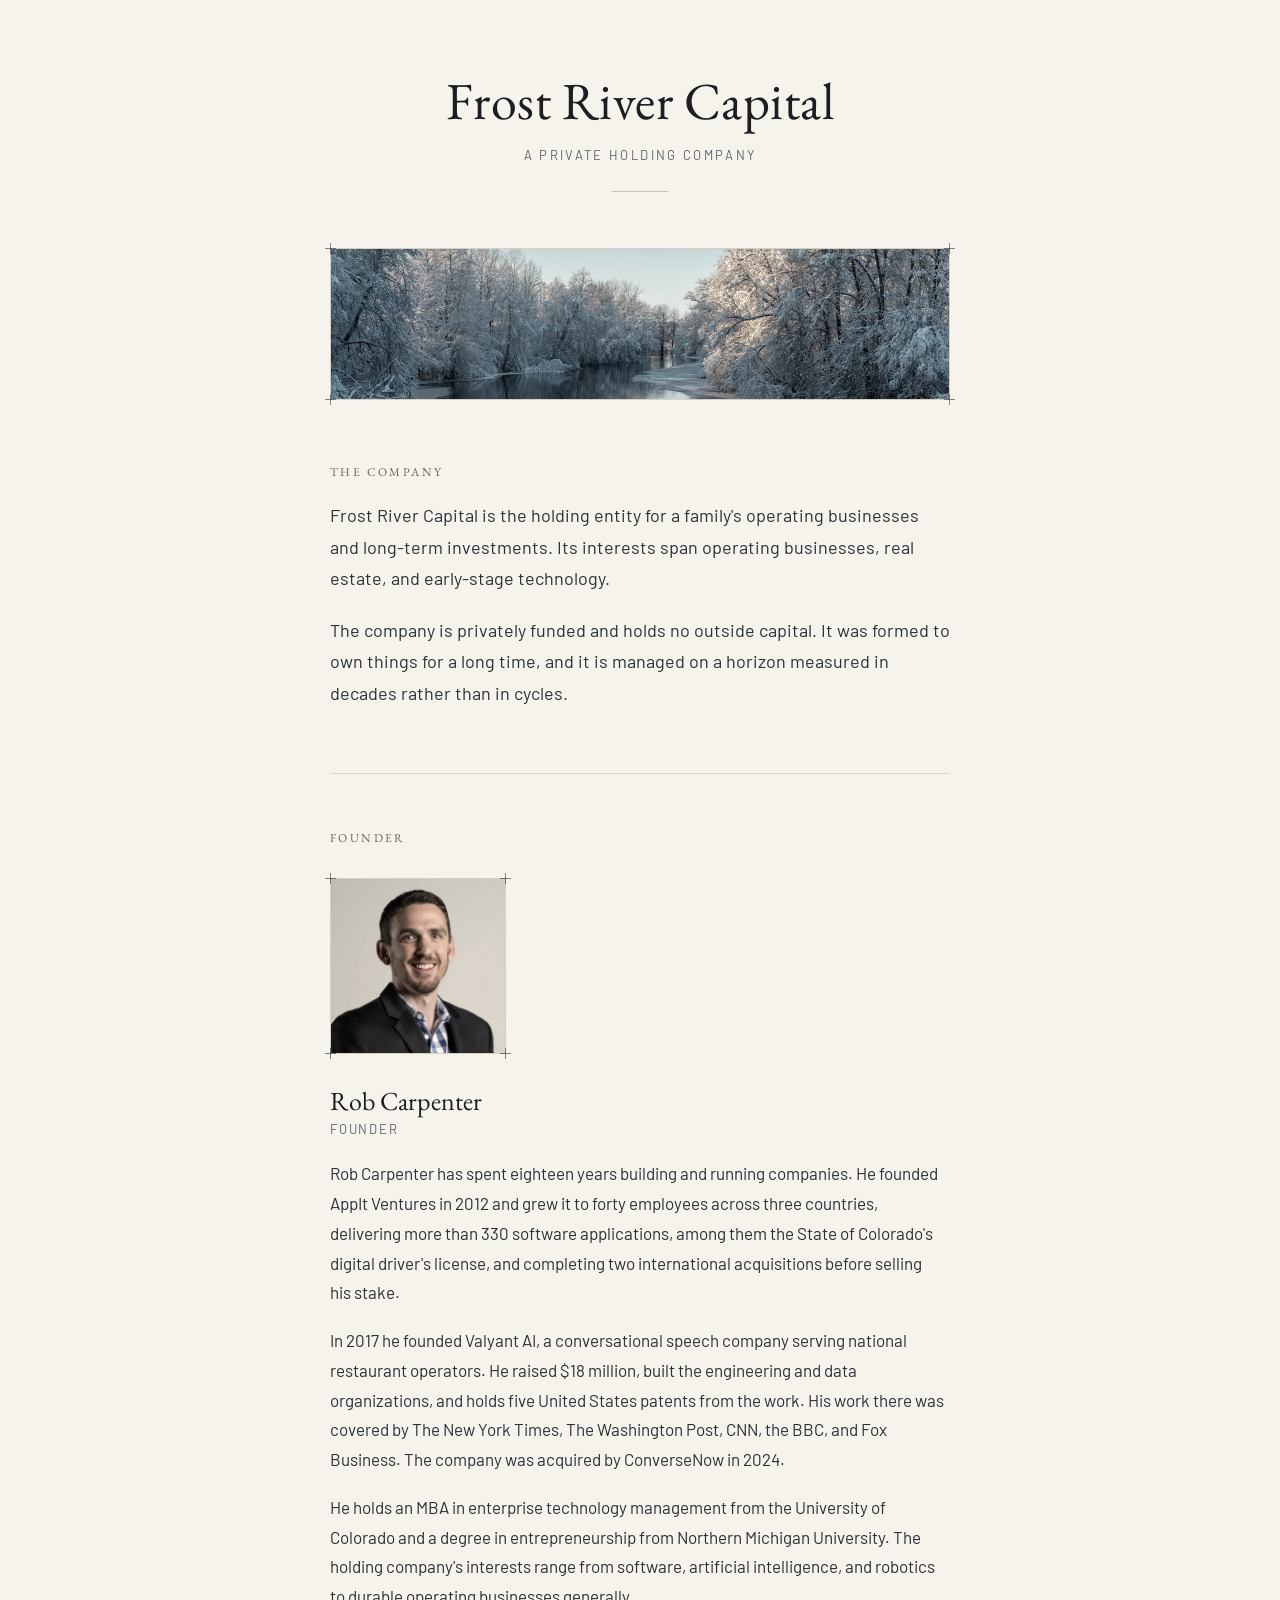
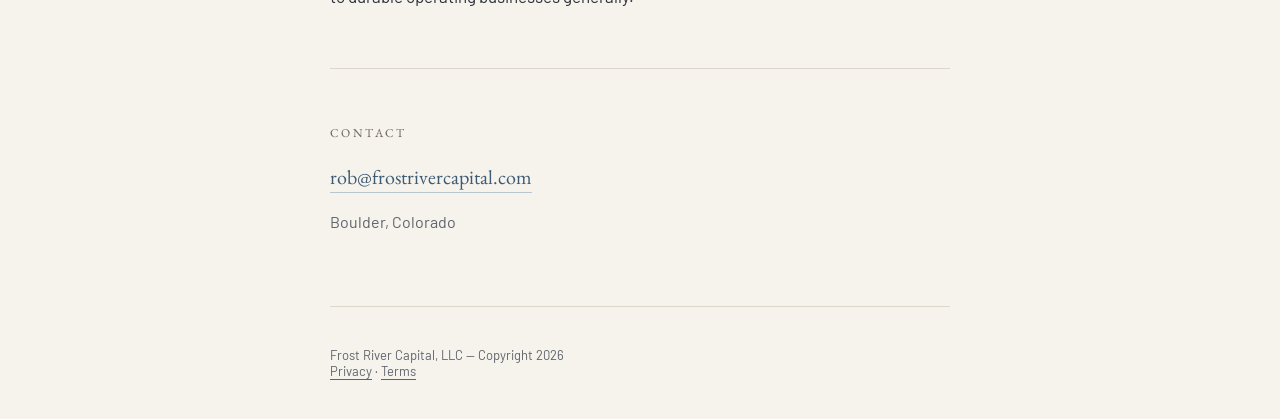
<file: index.html>
<!doctype html>
<html lang="en">
<head>
  <meta charset="utf-8">
  <meta name="viewport" content="width=device-width, initial-scale=1">
  <title>Frost River Capital</title>
  <meta name="description" content="Frost River Capital is a private holding company for a family's operating businesses and long-term investments.">
  <link rel="canonical" href="https://frostrivercapital.com/">
  <meta name="theme-color" content="#f6f3ed">

  <link rel="icon" href="assets/favicon.svg" type="image/svg+xml">
  <link rel="icon" href="assets/favicon-32.png" type="image/png" sizes="32x32">
  <link rel="apple-touch-icon" href="assets/apple-touch-icon.png">

  <meta property="og:type" content="website">
  <meta property="og:site_name" content="Frost River Capital">
  <meta property="og:title" content="Frost River Capital">
  <meta property="og:description" content="A private holding company.">
  <meta property="og:url" content="https://frostrivercapital.com/">
  <meta property="og:image" content="https://frostrivercapital.com/assets/og.png">
  <meta property="og:image:width" content="1200">
  <meta property="og:image:height" content="630">
  <meta property="og:image:alt" content="Frost River Capital — a private holding company">
  <meta name="twitter:card" content="summary_large_image">
  <meta name="twitter:title" content="Frost River Capital">
  <meta name="twitter:description" content="A private holding company.">
  <meta name="twitter:image" content="https://frostrivercapital.com/assets/og.png">

  <link rel="preload" href="assets/fonts/eb-garamond-400-latin.woff2" as="font" type="font/woff2" crossorigin>
  <link rel="preload" href="assets/fonts/barlow-400-latin.woff2" as="font" type="font/woff2" crossorigin>
  <link rel="stylesheet" href="styles.css">
</head>
<body>
  <!-- TEMPORARY fraud-warning banner. The inline script at the end of this
       block retires it automatically after the expiry date; deleting the whole
       block from all four pages, plus the banner section and --alert token in
       styles.css, is the permanent removal. -->
  <details class="fraud-banner" id="fraud-banner">
    <summary>
      <span class="fraud-lede"><strong class="fraud-flag">Fraud warning:</strong> someone is impersonating Frost River Capital with fake remote job offers. We never send checks to applicants and never ask anyone to purchase equipment.</span>
      <span class="fraud-toggle" aria-hidden="true"><span class="fraud-show">Read more</span><span class="fraud-hide">Show less</span></span>
    </summary>
    <div class="col fraud-body">
      <p>A third party is using our name and logo to run a job scam. If you received a job offer from us, please read this.</p>
      <p>We do not send checks to applicants, for equipment or any other reason. We do not ask anyone to purchase equipment, software, or supplies. We do not recruit by text message. We do not conduct interviews over Microsoft Teams chat. We do not hire remote appointment schedulers, chat moderators, or executive assistants. All of our hiring is local and in person, in the Denver and Boulder areas.</p>
      <p>Legitimate email from us comes only from @frostrivercapital.com, @merrymaidsdenver.com, or @merrymaids.pro. The domain frostrivercapitals.com, with an "s", is not ours and is being used fraudulently.</p>
      <p>If you were contacted: do not deposit any check you receive. A check that clears can still be reversed weeks later, and you will owe your bank the full amount. Report it at <a href="https://www.ic3.gov/">ic3.gov</a>, and feel free to contact Rob directly at <a href="mailto:rob@frostrivercapital.com">rob@frostrivercapital.com</a>.</p>
    </div>
    <script>
      // Expiry (UTC) for the temporary fraud-warning banner: once the current time
      // passes this instant the script removes the banner. If JavaScript is
      // unavailable or this fails, the banner stays visible on purpose; deleting
      // the banner markup is the permanent removal.
      var FRAUD_BANNER_EXPIRY = '2026-08-21T06:00:00Z';
      if (Date.now() > Date.parse(FRAUD_BANNER_EXPIRY)) {
        var fraudBanner = document.getElementById('fraud-banner');
        if (fraudBanner) fraudBanner.parentNode.removeChild(fraudBanner);
      }
    </script>
  </details>
  <div class="col">

    <header class="masthead">
      <h1 class="wordmark">Frost River Capital</h1>
      <p class="kicker">A private holding company</p>
      <div class="tick" aria-hidden="true"></div>
    </header>

    <figure class="blueprint band-frame">
      <span class="corner tl" aria-hidden="true"></span><span class="corner tr" aria-hidden="true"></span><span class="corner bl" aria-hidden="true"></span><span class="corner br" aria-hidden="true"></span>
      <img class="band" src="assets/band-1240.jpg" width="1240" height="300"
           alt="A winter river winding between snow-covered banks">
    </figure>

    <main>
      <section class="section-company" aria-labelledby="about">
        <h2 class="label" id="about">The Company</h2>
        <p>Frost River Capital is the holding entity for a family's operating businesses and long-term investments. Its interests span operating businesses, real estate, and early-stage technology.</p>
        <p>The company is privately funded and holds no outside capital. It was formed to own things for a long time, and it is managed on a horizon measured in decades rather than in cycles.</p>
      </section>

      <hr class="rule rule-wide">

      <section class="section-founder" aria-labelledby="founder">
        <h2 class="label" id="founder">Founder</h2>
        <figure class="blueprint portrait-frame">
          <span class="corner tl" aria-hidden="true"></span><span class="corner tr" aria-hidden="true"></span><span class="corner bl" aria-hidden="true"></span><span class="corner br" aria-hidden="true"></span>
          <picture>
            <source srcset="assets/portrait-720.webp" type="image/webp">
            <img class="portrait" src="assets/portrait-720.jpg" width="720" height="720" alt="Rob Carpenter">
          </picture>
        </figure>
        <div>
          <h3 class="founder-name">Rob Carpenter</h3>
          <p class="founder-role">Founder</p>
          <div class="bio">
            <p>Rob Carpenter has spent eighteen years building and running companies. He founded AppIt Ventures in 2012 and grew it to forty employees across three countries, delivering more than 330 software applications, among them the State of Colorado's digital driver's license, and completing two international acquisitions before selling his stake.</p>
            <p>In 2017 he founded Valyant AI, a conversational speech company serving national restaurant operators. He raised $18 million, built the engineering and data organizations, and holds five United States patents from the work. His work there was covered by The New York Times, The Washington Post, CNN, the BBC, and Fox Business. The company was acquired by ConverseNow in 2024.</p>
            <p>He holds an MBA in enterprise technology management from the University of Colorado and a degree in entrepreneurship from Northern Michigan University. The holding company's interests range from software, artificial intelligence, and robotics to durable operating businesses generally.</p>
          </div>
        </div>
      </section>

      <hr class="rule">

      <section class="section-contact" aria-labelledby="contact">
        <h2 class="label" id="contact">Contact</h2>
        <p class="contact-email"><a href="mailto:rob@frostrivercapital.com">rob@frostrivercapital.com</a></p>
        <p class="contact-place">Boulder, Colorado</p>
      </section>
    </main>

    <footer class="site-footer">
      <p>Frost River Capital, LLC — Copyright 2026</p>
      <p class="footer-links"><a href="privacy.html">Privacy</a> &middot; <a href="terms.html">Terms</a></p>
    </footer>

  </div>
</body>
</html>
</file>
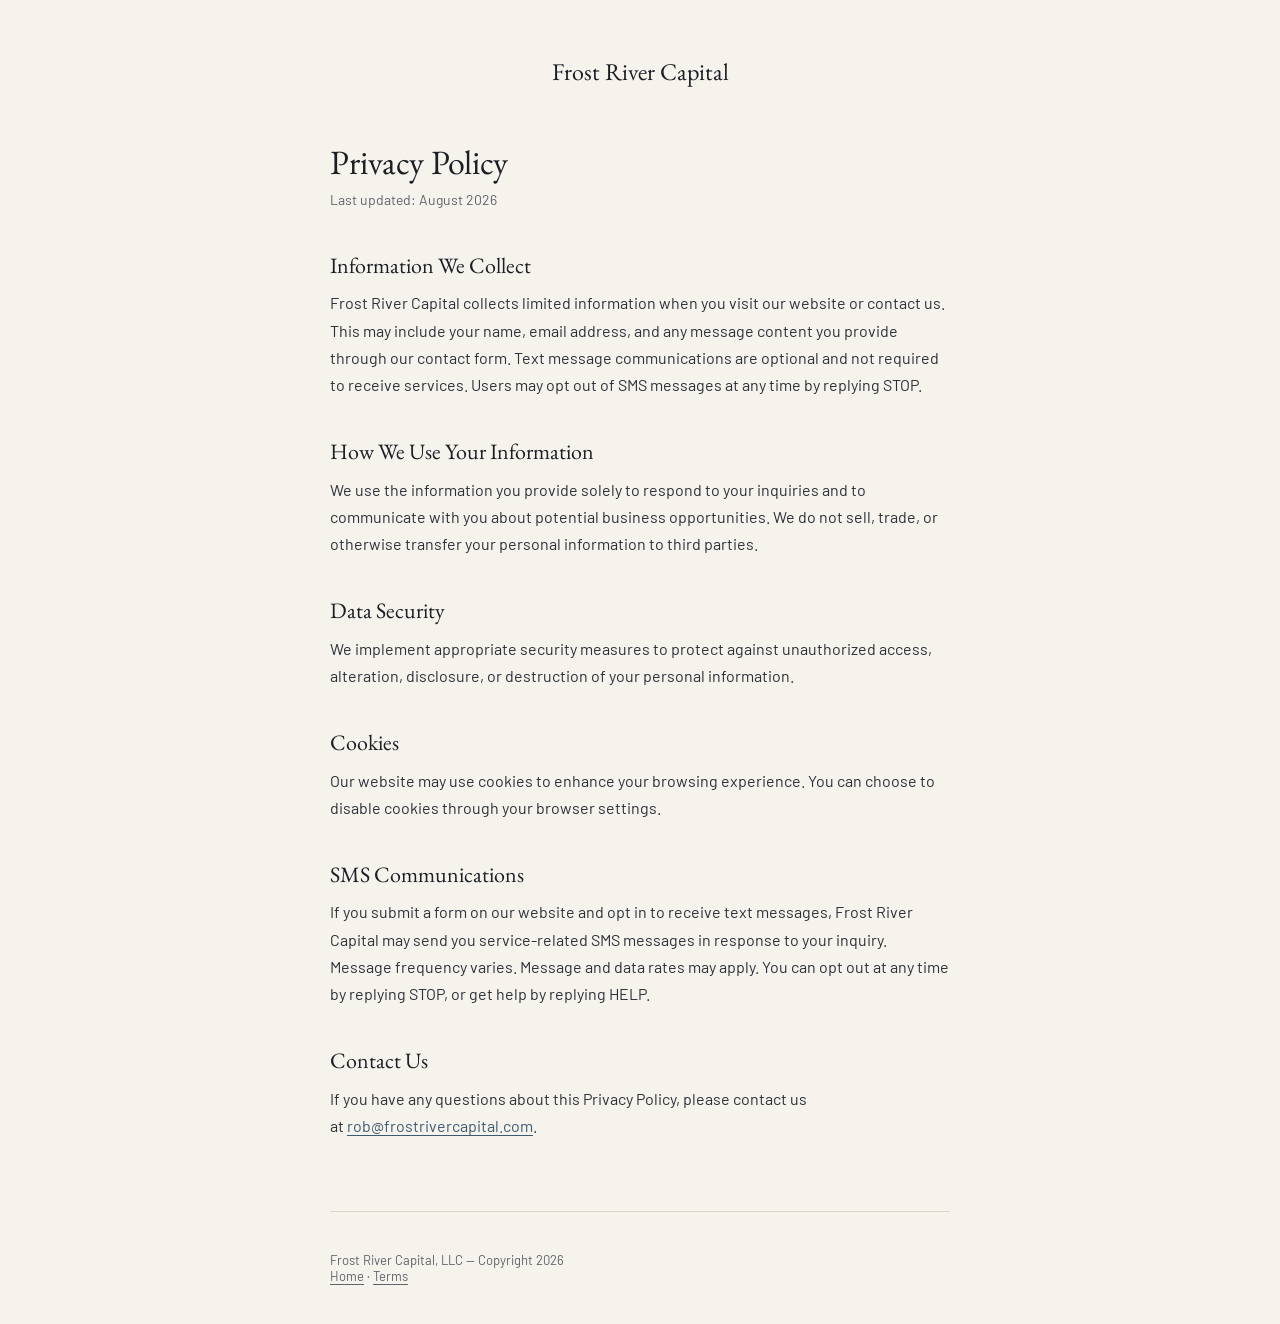
<file: privacy.html>
<!doctype html>
<html lang="en">
<head>
  <meta charset="utf-8">
  <meta name="viewport" content="width=device-width, initial-scale=1">
  <title>Privacy Policy — Frost River Capital</title>
  <meta name="description" content="Privacy policy for the Frost River Capital website.">
  <link rel="canonical" href="https://frostrivercapital.com/privacy.html">
  <meta name="theme-color" content="#f6f3ed">

  <link rel="icon" href="assets/favicon.svg" type="image/svg+xml">
  <link rel="icon" href="assets/favicon-32.png" type="image/png" sizes="32x32">
  <link rel="apple-touch-icon" href="assets/apple-touch-icon.png">

  <meta property="og:type" content="website">
  <meta property="og:site_name" content="Frost River Capital">
  <meta property="og:title" content="Privacy Policy — Frost River Capital">
  <meta property="og:url" content="https://frostrivercapital.com/privacy.html">
  <meta property="og:image" content="https://frostrivercapital.com/assets/og.png">
  <meta name="twitter:card" content="summary_large_image">

  <link rel="preload" href="assets/fonts/eb-garamond-400-latin.woff2" as="font" type="font/woff2" crossorigin>
  <link rel="preload" href="assets/fonts/barlow-400-latin.woff2" as="font" type="font/woff2" crossorigin>
  <link rel="stylesheet" href="styles.css">
</head>
<body>
  <!-- TEMPORARY fraud-warning banner. The inline script at the end of this
       block retires it automatically after the expiry date; deleting the whole
       block from all four pages, plus the banner section and --alert token in
       styles.css, is the permanent removal. -->
  <details class="fraud-banner" id="fraud-banner">
    <summary>
      <span class="fraud-lede"><strong class="fraud-flag">Fraud warning:</strong> someone is impersonating Frost River Capital with fake remote job offers. We never send checks to applicants and never ask anyone to purchase equipment.</span>
      <span class="fraud-toggle" aria-hidden="true"><span class="fraud-show">Read more</span><span class="fraud-hide">Show less</span></span>
    </summary>
    <div class="col fraud-body">
      <p>A third party is using our name and logo to run a job scam. If you received a job offer from us, please read this.</p>
      <p>We do not send checks to applicants, for equipment or any other reason. We do not ask anyone to purchase equipment, software, or supplies. We do not recruit by text message. We do not conduct interviews over Microsoft Teams chat. We do not hire remote appointment schedulers, chat moderators, or executive assistants. All of our hiring is local and in person, in the Denver and Boulder areas.</p>
      <p>Legitimate email from us comes only from @frostrivercapital.com, @merrymaidsdenver.com, or @merrymaids.pro. The domain frostrivercapitals.com, with an "s", is not ours and is being used fraudulently.</p>
      <p>If you were contacted: do not deposit any check you receive. A check that clears can still be reversed weeks later, and you will owe your bank the full amount. Report it at <a href="https://www.ic3.gov/">ic3.gov</a>, and feel free to contact Rob directly at <a href="mailto:rob@frostrivercapital.com">rob@frostrivercapital.com</a>.</p>
    </div>
    <script>
      // Expiry (UTC) for the temporary fraud-warning banner: once the current time
      // passes this instant the script removes the banner. If JavaScript is
      // unavailable or this fails, the banner stays visible on purpose; deleting
      // the banner markup is the permanent removal.
      var FRAUD_BANNER_EXPIRY = '2026-08-21T06:00:00Z';
      if (Date.now() > Date.parse(FRAUD_BANNER_EXPIRY)) {
        var fraudBanner = document.getElementById('fraud-banner');
        if (fraudBanner) fraudBanner.parentNode.removeChild(fraudBanner);
      }
    </script>
  </details>
  <div class="col">

    <header class="subpage-header">
      <a href="./">Frost River Capital</a>
    </header>

    <main class="legal">
      <h1>Privacy Policy</h1>
      <p class="updated">Last updated: August 2026</p>

      <h2>Information We Collect</h2>
      <p>Frost River Capital collects limited information when you visit our website or contact us. This may include your name, email address, and any message content you provide through our contact form. Text message communications are optional and not required to receive services. Users may opt out of SMS messages at any time by replying STOP.</p>

      <h2>How We Use Your Information</h2>
      <p>We use the information you provide solely to respond to your inquiries and to communicate with you about potential business opportunities. We do not sell, trade, or otherwise transfer your personal information to third parties.</p>

      <h2>Data Security</h2>
      <p>We implement appropriate security measures to protect against unauthorized access, alteration, disclosure, or destruction of your personal information.</p>

      <h2>Cookies</h2>
      <p>Our website may use cookies to enhance your browsing experience. You can choose to disable cookies through your browser settings.</p>

      <h2>SMS Communications</h2>
      <p>If you submit a form on our website and opt in to receive text messages, Frost River Capital may send you service-related SMS messages in response to your inquiry. Message frequency varies. Message and data rates may apply. You can opt out at any time by replying STOP, or get help by replying HELP.</p>

      <h2>Contact Us</h2>
      <p>If you have any questions about this Privacy Policy, please contact us at <a href="mailto:rob@frostrivercapital.com">rob@frostrivercapital.com</a>.</p>
    </main>

    <footer class="site-footer">
      <p>Frost River Capital, LLC — Copyright 2026</p>
      <p class="footer-links"><a href="./">Home</a> &middot; <a href="terms.html">Terms</a></p>
    </footer>

  </div>
</body>
</html>
</file>
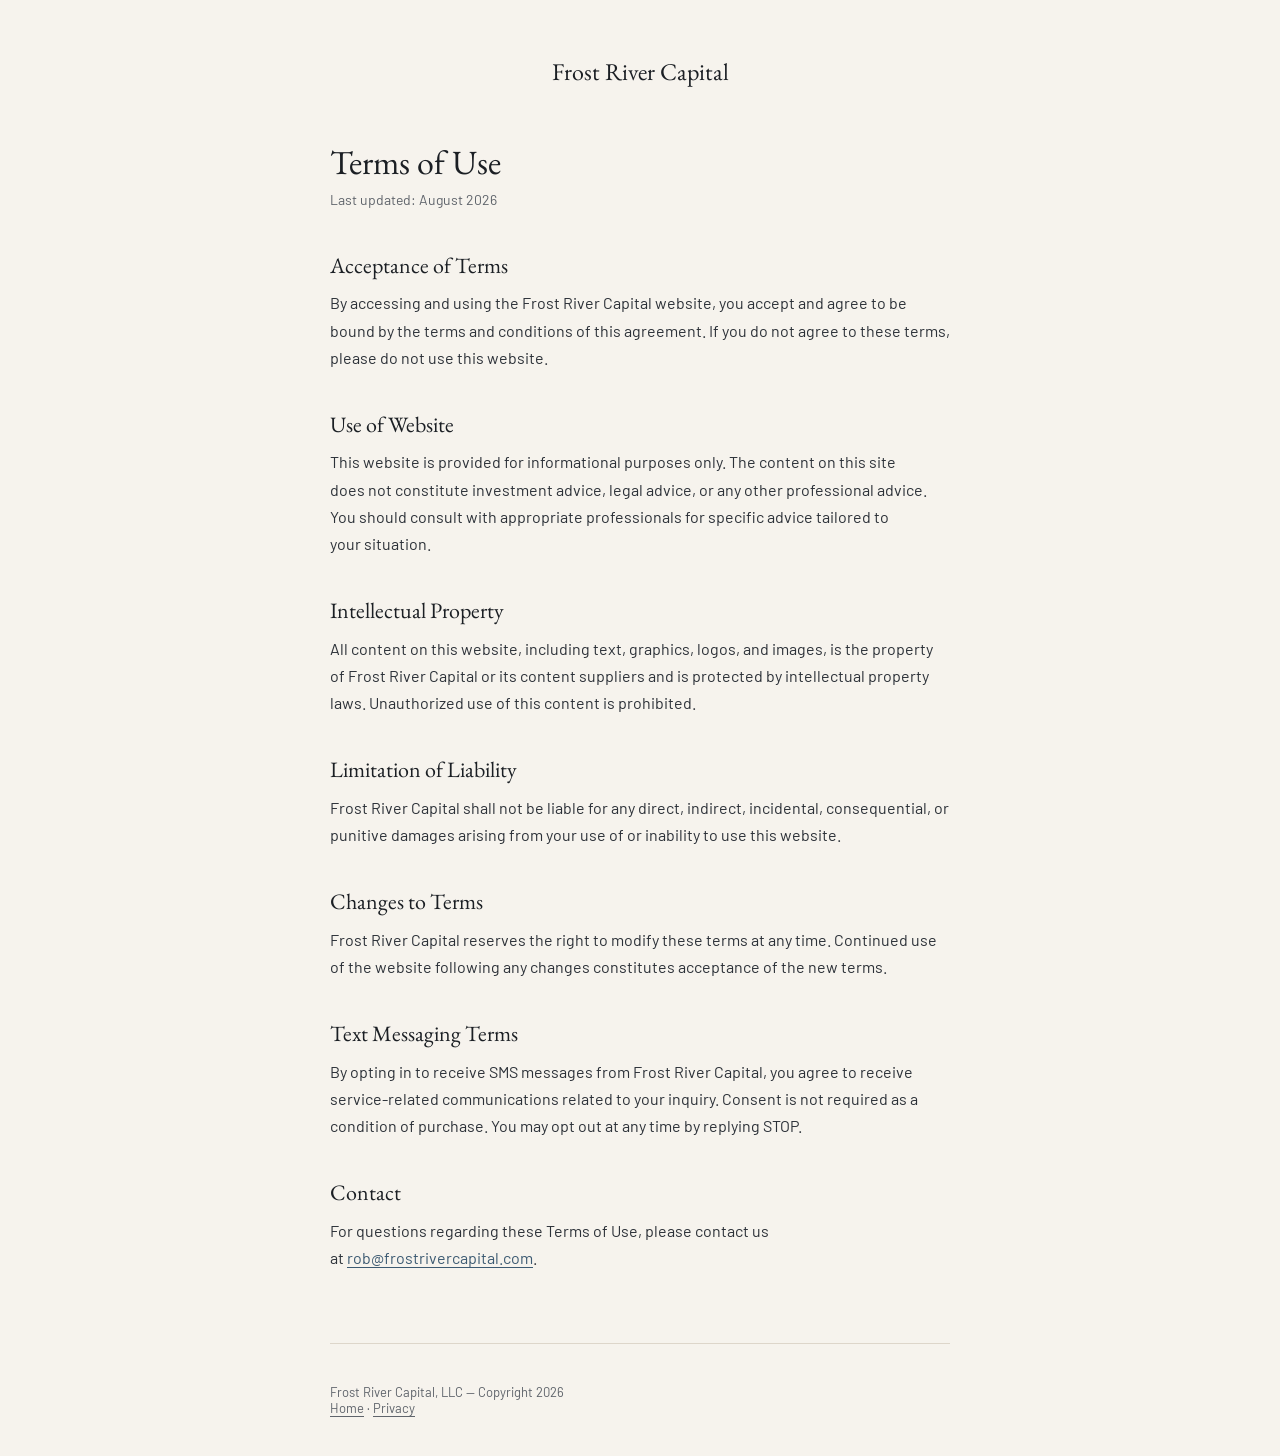
<file: terms.html>
<!doctype html>
<html lang="en">
<head>
  <meta charset="utf-8">
  <meta name="viewport" content="width=device-width, initial-scale=1">
  <title>Terms of Use — Frost River Capital</title>
  <meta name="description" content="Terms of use for the Frost River Capital website.">
  <link rel="canonical" href="https://frostrivercapital.com/terms.html">
  <meta name="theme-color" content="#f6f3ed">

  <link rel="icon" href="assets/favicon.svg" type="image/svg+xml">
  <link rel="icon" href="assets/favicon-32.png" type="image/png" sizes="32x32">
  <link rel="apple-touch-icon" href="assets/apple-touch-icon.png">

  <meta property="og:type" content="website">
  <meta property="og:site_name" content="Frost River Capital">
  <meta property="og:title" content="Terms of Use — Frost River Capital">
  <meta property="og:url" content="https://frostrivercapital.com/terms.html">
  <meta property="og:image" content="https://frostrivercapital.com/assets/og.png">
  <meta name="twitter:card" content="summary_large_image">

  <link rel="preload" href="assets/fonts/eb-garamond-400-latin.woff2" as="font" type="font/woff2" crossorigin>
  <link rel="preload" href="assets/fonts/barlow-400-latin.woff2" as="font" type="font/woff2" crossorigin>
  <link rel="stylesheet" href="styles.css">
</head>
<body>
  <!-- TEMPORARY fraud-warning banner. The inline script at the end of this
       block retires it automatically after the expiry date; deleting the whole
       block from all four pages, plus the banner section and --alert token in
       styles.css, is the permanent removal. -->
  <details class="fraud-banner" id="fraud-banner">
    <summary>
      <span class="fraud-lede"><strong class="fraud-flag">Fraud warning:</strong> someone is impersonating Frost River Capital with fake remote job offers. We never send checks to applicants and never ask anyone to purchase equipment.</span>
      <span class="fraud-toggle" aria-hidden="true"><span class="fraud-show">Read more</span><span class="fraud-hide">Show less</span></span>
    </summary>
    <div class="col fraud-body">
      <p>A third party is using our name and logo to run a job scam. If you received a job offer from us, please read this.</p>
      <p>We do not send checks to applicants, for equipment or any other reason. We do not ask anyone to purchase equipment, software, or supplies. We do not recruit by text message. We do not conduct interviews over Microsoft Teams chat. We do not hire remote appointment schedulers, chat moderators, or executive assistants. All of our hiring is local and in person, in the Denver and Boulder areas.</p>
      <p>Legitimate email from us comes only from @frostrivercapital.com, @merrymaidsdenver.com, or @merrymaids.pro. The domain frostrivercapitals.com, with an "s", is not ours and is being used fraudulently.</p>
      <p>If you were contacted: do not deposit any check you receive. A check that clears can still be reversed weeks later, and you will owe your bank the full amount. Report it at <a href="https://www.ic3.gov/">ic3.gov</a>, and feel free to contact Rob directly at <a href="mailto:rob@frostrivercapital.com">rob@frostrivercapital.com</a>.</p>
    </div>
    <script>
      // Expiry (UTC) for the temporary fraud-warning banner: once the current time
      // passes this instant the script removes the banner. If JavaScript is
      // unavailable or this fails, the banner stays visible on purpose; deleting
      // the banner markup is the permanent removal.
      var FRAUD_BANNER_EXPIRY = '2026-08-21T06:00:00Z';
      if (Date.now() > Date.parse(FRAUD_BANNER_EXPIRY)) {
        var fraudBanner = document.getElementById('fraud-banner');
        if (fraudBanner) fraudBanner.parentNode.removeChild(fraudBanner);
      }
    </script>
  </details>
  <div class="col">

    <header class="subpage-header">
      <a href="./">Frost River Capital</a>
    </header>

    <main class="legal">
      <h1>Terms of Use</h1>
      <p class="updated">Last updated: August 2026</p>

      <h2>Acceptance of Terms</h2>
      <p>By accessing and using the Frost River Capital website, you accept and agree to be bound by the terms and conditions of this agreement. If you do not agree to these terms, please do not use this website.</p>

      <h2>Use of Website</h2>
      <p>This website is provided for informational purposes only. The content on this site does not constitute investment advice, legal advice, or any other professional advice. You should consult with appropriate professionals for specific advice tailored to your situation.</p>

      <h2>Intellectual Property</h2>
      <p>All content on this website, including text, graphics, logos, and images, is the property of Frost River Capital or its content suppliers and is protected by intellectual property laws. Unauthorized use of this content is prohibited.</p>

      <h2>Limitation of Liability</h2>
      <p>Frost River Capital shall not be liable for any direct, indirect, incidental, consequential, or punitive damages arising from your use of or inability to use this website.</p>

      <h2>Changes to Terms</h2>
      <p>Frost River Capital reserves the right to modify these terms at any time. Continued use of the website following any changes constitutes acceptance of the new terms.</p>

      <h2>Text Messaging Terms</h2>
      <p>By opting in to receive SMS messages from Frost River Capital, you agree to receive service-related communications related to your inquiry. Consent is not required as a condition of purchase. You may opt out at any time by replying STOP.</p>

      <h2>Contact</h2>
      <p>For questions regarding these Terms of Use, please contact us at <a href="mailto:rob@frostrivercapital.com">rob@frostrivercapital.com</a>.</p>
    </main>

    <footer class="site-footer">
      <p>Frost River Capital, LLC — Copyright 2026</p>
      <p class="footer-links"><a href="./">Home</a> &middot; <a href="privacy.html">Privacy</a></p>
    </footer>

  </div>
</body>
</html>
</file>
<file: styles.css>
/* Frost River Capital — hand-written, no build step.
   Palette and type scale come from the approved design (frost-river-warm). */

/* ---------- fonts (self-hosted, OFL-licensed, latin subset) ---------- */
@font-face {
  font-family: 'EB Garamond';
  font-style: normal;
  font-weight: 400;
  font-display: swap;
  src: url('assets/fonts/eb-garamond-400-latin.woff2') format('woff2');
  unicode-range: U+0000-00FF, U+0131, U+0152-0153, U+02BB-02BC, U+02C6, U+02DA,
    U+02DC, U+0304, U+0308, U+0329, U+2000-206F, U+20AC, U+2122, U+2191, U+2193,
    U+2212, U+2215, U+FEFF, U+FFFD;
}
@font-face {
  font-family: 'Barlow';
  font-style: normal;
  font-weight: 400;
  font-display: swap;
  src: url('assets/fonts/barlow-400-latin.woff2') format('woff2');
  unicode-range: U+0000-00FF, U+0131, U+0152-0153, U+02BB-02BC, U+02C6, U+02DA,
    U+02DC, U+0304, U+0308, U+0329, U+2000-206F, U+20AC, U+2122, U+2191, U+2193,
    U+2212, U+2215, U+FEFF, U+FFFD;
}

/* ---------- tokens ---------- */
:root {
  --bg: #f6f3ed;
  --ink: #1b1f24;        /* headings */
  --text: #22262b;       /* default */
  --body: #2c3138;       /* running text */
  --muted: #5f646b;      /* kickers, captions, footer */
  --label: #6a6459;      /* section labels */
  --frame: #d5cec2;      /* image frames */
  --rule: #ddd6ca;       /* horizontal rules */
  --tick: #c9c2b6;       /* short hairline under the wordmark */
  --link: #3c5a72;
  --link-hover: #24384a;
  --link-underline: #b9c6d1;
  --alert: #8f4522;      /* temporary fraud-warning banner */
  --serif: 'EB Garamond', Georgia, 'Times New Roman', serif;
  --sans: 'Barlow', system-ui, -apple-system, 'Segoe UI', sans-serif;
}

/* ---------- base ---------- */
*, *::before, *::after { box-sizing: border-box; }
body {
  margin: 0;
  background: var(--bg);
  color: var(--text);
  font-family: var(--sans);
  -webkit-text-size-adjust: 100%;
}
img { display: block; max-width: 100%; }
figure { margin: 0; }
a { color: var(--link); text-underline-offset: 3px; }
a:hover { color: var(--link-hover); }
:focus { outline: none; }
:focus-visible { outline: 2px solid var(--link); outline-offset: 2px; }
::selection { background: rgba(60, 90, 114, 0.22); }

/* Centered 620px column, 24px gutters (padding sits outside the measure) */
.col {
  box-sizing: content-box;
  max-width: 620px;
  margin-inline: auto;
  padding-inline: 24px;
}

/* ---------- masthead ---------- */
.masthead {
  padding: 72px 0 0;
  text-align: center;
  display: flex;
  flex-direction: column;
  align-items: center;
  gap: 18px;
}
.wordmark {
  margin: 0;
  font-family: var(--serif);
  font-weight: 400;
  font-size: clamp(34px, 9vw, 52px);
  line-height: 1.1;
  letter-spacing: 0.01em;
  color: var(--ink);
}
.kicker {
  margin: 0;
  font-size: 13px;
  letter-spacing: 0.18em;
  text-transform: uppercase;
  color: var(--muted);
}
.tick {
  width: 56px;
  height: 1px;
  background: var(--tick);
  margin-top: 10px;
}

/* ---------- blueprint frames (registration-mark corners) ---------- */
.blueprint {
  position: relative;
  border: 1px solid var(--frame);
}
.corner {
  position: absolute;
  width: 11px;
  height: 11px;
  color: rgba(34, 38, 43, 0.55);
}
.corner::before, .corner::after {
  content: "";
  position: absolute;
  background: currentColor;
}
.corner::before { left: 5px; top: 0; width: 1px; height: 100%; }
.corner::after  { top: 5px; left: 0; width: 100%; height: 1px; }
.corner.tl { top: -6px; left: -6px; }
.corner.tr { top: -6px; right: -6px; }
.corner.bl { bottom: -6px; left: -6px; }
.corner.br { bottom: -6px; right: -6px; }

.band-frame { margin: 56px 0 0; }
.band {
  width: 100%;
  height: 150px;
  object-fit: cover;
  filter: grayscale(0.35) sepia(0.14) contrast(1.02);
}

/* ---------- sections ---------- */
.section-company { padding: 64px 0 0; }
.section-founder { padding: 56px 0 0; display: flex; flex-direction: column; gap: 32px; }
.section-contact { padding: 56px 0 0; }

.label {
  margin: 0 0 20px;
  font-family: var(--serif);
  font-weight: 400;
  font-size: 12px;
  letter-spacing: 0.2em;
  text-transform: uppercase;
  color: var(--label);
}
.section-founder .label { margin-bottom: 0; }

.section-company p {
  margin: 0 0 20px;
  font-size: 18px;
  line-height: 1.75;
  color: var(--body);
  text-wrap: pretty;
}
.section-company p:last-child { margin-bottom: 0; }

.rule {
  border: 0;
  border-top: 1px solid var(--rule);
  margin: 56px 0 0;
}
.rule-wide { margin-top: 64px; }

/* ---------- founder ---------- */
.portrait-frame { width: 176px; }
.portrait {
  width: 100%;
  height: auto;
  filter: grayscale(0.35) sepia(0.18) contrast(1.02);
}
.founder-name {
  margin: 0 0 4px;
  font-family: var(--serif);
  font-weight: 400;
  font-size: 26px;
  line-height: 1.2;
  color: var(--ink);
}
.founder-role {
  margin: 0 0 22px;
  font-size: 13px;
  letter-spacing: 0.14em;
  text-transform: uppercase;
  color: var(--muted);
}
.bio p {
  margin: 0 0 18px;
  font-size: 17px;
  line-height: 1.75;
  color: var(--body);
  text-wrap: pretty;
}
.bio p:last-child { margin-bottom: 0; }

/* ---------- contact ---------- */
.contact-email {
  margin: 0 0 8px;
  font-size: 20px;
  line-height: 1.6;
  font-family: var(--serif);
}
.contact-email a {
  color: var(--link);
  text-decoration: none;
  border-bottom: 1px solid var(--link-underline);
  padding-bottom: 2px;
}
.contact-email a:hover { color: var(--link-hover); border-bottom-color: var(--link-hover); }
.contact-place { margin: 16px 0 0; font-size: 16px; line-height: 1.6; color: var(--muted); }

/* ---------- footer ---------- */
.site-footer {
  margin-top: 72px;
  padding: 40px 0;
  border-top: 1px solid var(--rule);
}
.site-footer p { margin: 0; font-size: 13px; color: var(--muted); }
.footer-links { margin-top: 10px; }
.footer-links a { color: var(--muted); }
.footer-links a:hover { color: var(--link-hover); }

/* ---------- subpages (privacy / terms / 404) ---------- */
.subpage-header { padding: 56px 0 0; text-align: center; }
.subpage-header a {
  font-family: var(--serif);
  font-size: 24px;
  color: var(--ink);
  text-decoration: none;
}
.subpage-header a:hover { color: var(--link-hover); }
.legal { padding: 56px 0 0; }
.legal h1 {
  margin: 0 0 6px;
  font-family: var(--serif);
  font-weight: 400;
  font-size: 34px;
  line-height: 1.15;
  color: var(--ink);
}
.legal .updated { margin: 0 0 8px; font-size: 14px; color: var(--muted); }
.legal h2 {
  margin: 40px 0 10px;
  font-family: var(--serif);
  font-weight: 400;
  font-size: 22px;
  line-height: 1.25;
  color: var(--ink);
}
.legal p {
  margin: 0 0 14px;
  font-size: 16px;
  line-height: 1.7;
  color: var(--body);
  text-wrap: pretty;
}

/* ---------- temporary fraud-warning banner ----------
   Paired with the <details class="fraud-banner"> block at the top of
   index.html, privacy.html, terms.html, and 404.html. The banner retires
   itself via its inline expiry script; deleting those blocks, this section,
   and the --alert token above is the permanent removal. */
.fraud-banner {
  background: var(--alert);
  color: var(--bg);
}
.fraud-banner summary {
  box-sizing: content-box;   /* mirror .col so the text lines up with the page column */
  max-width: 620px;
  margin-inline: auto;
  padding: 12px 24px 13px;
  font-size: 13px;
  line-height: 1.5;
  cursor: pointer;
  list-style: none;
}
.fraud-banner summary::-webkit-details-marker { display: none; }
.fraud-banner summary:focus-visible { outline: 2px solid var(--bg); outline-offset: -3px; }
.fraud-flag {
  font-weight: 400;          /* only the 400 weight is self-hosted */
  text-transform: uppercase;
  letter-spacing: 0.07em;
}
.fraud-toggle {
  white-space: nowrap;
  text-decoration: underline;
  text-underline-offset: 3px;
  text-decoration-color: rgba(246, 243, 237, 0.55);
}
.fraud-banner .fraud-hide { display: none; }
.fraud-banner[open] .fraud-show { display: none; }
.fraud-banner[open] .fraud-hide { display: inline; }
.fraud-toggle::after {
  content: "";
  display: inline-block;
  width: 5px;
  height: 5px;
  margin-left: 6px;
  border-right: 1px solid currentColor;
  border-bottom: 1px solid currentColor;
  transform: translateY(-2px) rotate(45deg);
}
.fraud-banner[open] .fraud-toggle::after { transform: translateY(1px) rotate(-135deg); }
.fraud-body {
  padding-bottom: 16px;
  font-size: 13px;
  line-height: 1.6;
}
.fraud-body p { margin: 0 0 12px; text-wrap: pretty; }
.fraud-body p:last-child { margin-bottom: 0; }
.fraud-banner a { color: var(--bg); text-decoration-color: rgba(246, 243, 237, 0.55); }
.fraud-banner a:hover { color: #ffffff; text-decoration-color: #ffffff; }
.fraud-banner a:focus-visible { outline: 2px solid var(--bg); outline-offset: 2px; }
@media (prefers-reduced-motion: no-preference) {
  .fraud-toggle::after { transition: transform 160ms ease; }
  .fraud-banner[open] .fraud-body { animation: fraud-reveal 200ms ease; }
  @keyframes fraud-reveal {
    from { opacity: 0; transform: translateY(-4px); }
  }
}
@media (max-width: 480px) {
  /* The collapsed copy is 167 characters; to hold it to three lines on narrow
     screens the type scales with the viewport and the toggle drops its text
     label, leaving the rotating chevron as the affordance. */
  .fraud-banner summary { font-size: clamp(10px, 3.13vw, 12.5px); line-height: 1.45; }
  .fraud-flag { letter-spacing: 0.05em; }
  .fraud-banner .fraud-show { display: none; }
  .fraud-banner[open] .fraud-hide { display: none; }
  .fraud-toggle::after { width: 6px; height: 6px; margin-left: 2px; }
  .fraud-body { font-size: 12.5px; }
}
</file>
